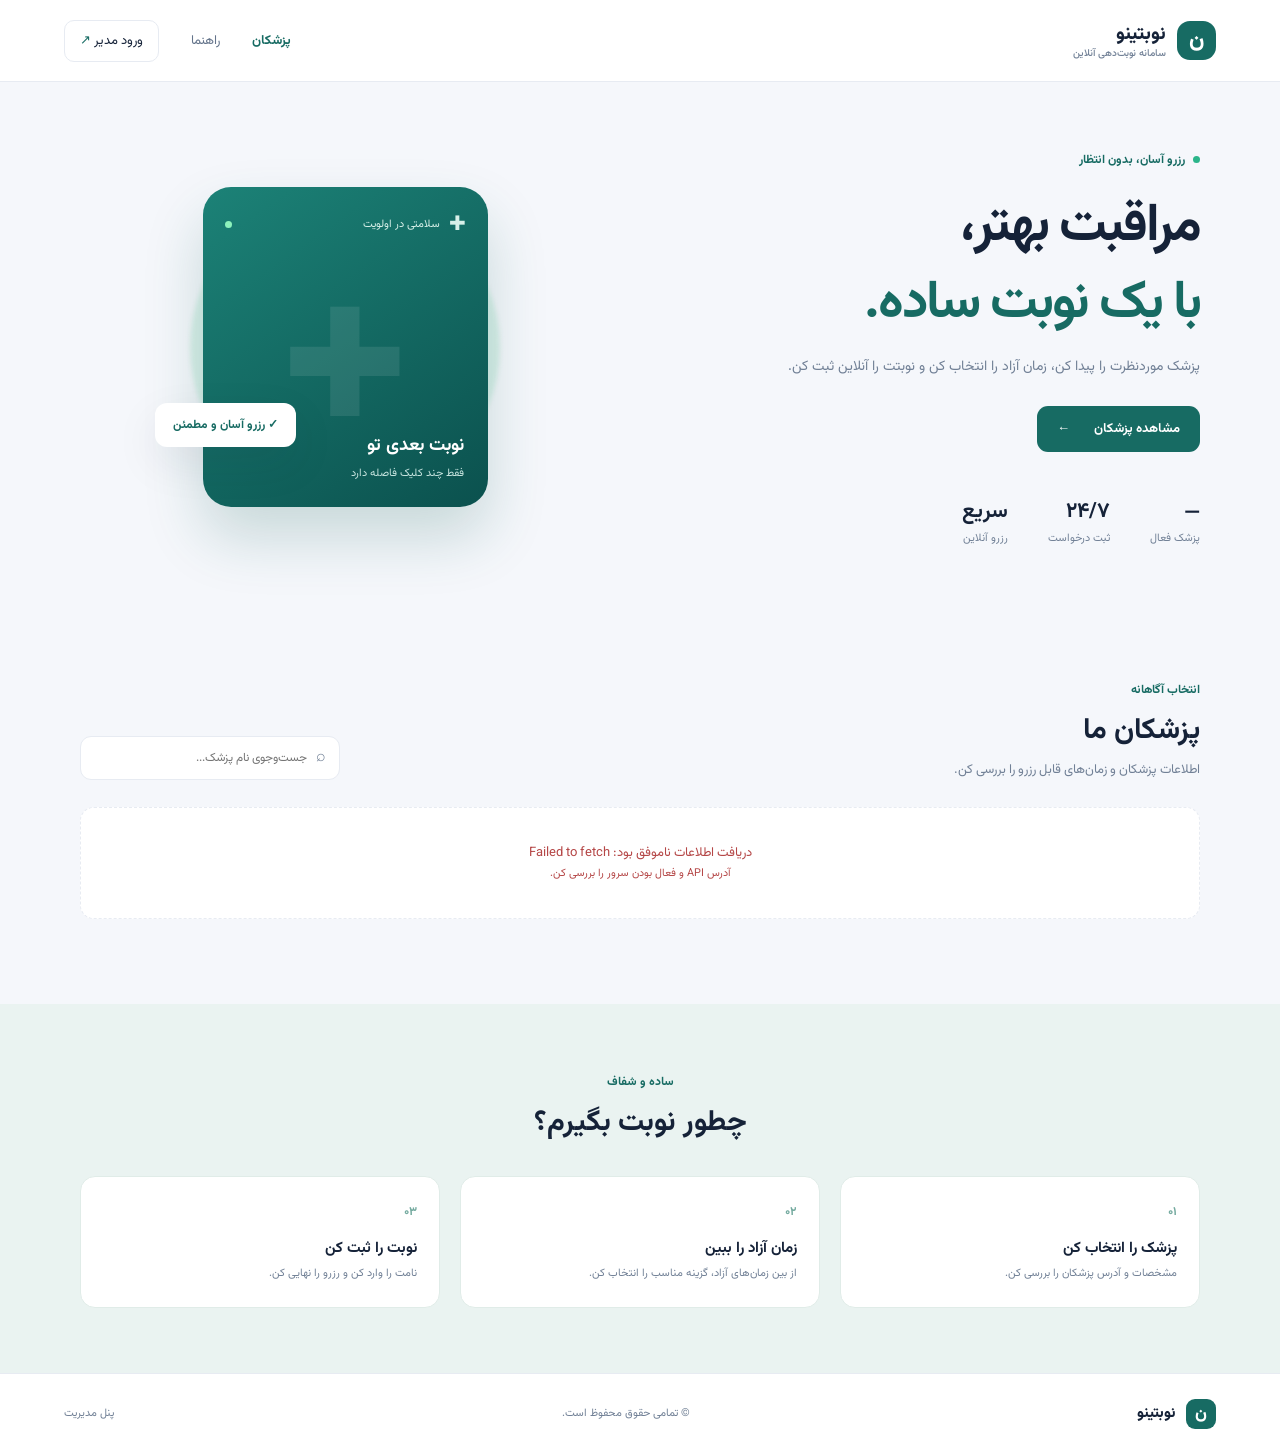
<file: index.html>
<!doctype html>
<html lang="fa" dir="rtl">
<head>
  <meta charset="utf-8"><meta name="viewport" content="width=device-width, initial-scale=1">
  <meta name="theme-color" content="#0b1220">
  <title>نوبتینو | رزرو نوبت پزشک</title>
  <link rel="preconnect" href="https://fonts.googleapis.com"><link rel="preconnect" href="https://fonts.gstatic.com" crossorigin>
  <link href="https://fonts.googleapis.com/css2?family=Vazirmatn:wght@400;500;600;700;800&display=swap" rel="stylesheet">
  <link rel="stylesheet" href="styles.css">
</head>
<body>
<header class="topbar">
  <a class="brand" href="index.html"><span class="brand-mark">ن</span><span>نوبتینو<small>سامانه نوبت‌دهی آنلاین</small></span></a>
  <nav><a class="active" href="index.html">پزشکان</a><a href="#how">راهنما</a><a class="admin-link" href="admin.html">ورود مدیر <span>↗</span></a></nav>
</header>
<main>
  <section class="hero">
    <div class="hero-copy"><span class="eyebrow"><i></i> رزرو آسان، بدون انتظار</span><h1>مراقبت بهتر،<br><em>با یک نوبت ساده.</em></h1>
      <p>پزشک موردنظرت را پیدا کن، زمان آزاد را انتخاب کن و نوبتت را آنلاین ثبت کن.</p>
      <a class="primary-btn" href="#doctors">مشاهده پزشکان <span>←</span></a>
      <div class="hero-stats"><div><b id="doctor-count">—</b><small>پزشک فعال</small></div><div><b>۲۴/۷</b><small>ثبت درخواست</small></div><div><b>سریع</b><small>رزرو آنلاین</small></div></div>
    </div>
    <div class="hero-art"><div class="art-glow"></div><div class="medical-card"><div class="medical-top"><span class="pulse">✚</span><span>سلامتی در اولویت</span><span class="live-dot"></span></div><div class="cross-art">✚</div><div class="art-caption"><b>نوبت بعدی تو</b><small>فقط چند کلیک فاصله دارد</small></div><div class="floating-tag">✓ رزرو آسان و مطمئن</div></div></div>
  </section>
  <section class="section" id="doctors">
    <div class="section-heading"><div><span class="eyebrow">انتخاب آگاهانه</span><h2>پزشکان ما</h2><p>اطلاعات پزشکان و زمان‌های قابل رزرو را بررسی کن.</p></div><label class="search-box"><span>⌕</span><input id="search" placeholder="جست‌وجوی نام پزشک..."></label></div>
    <div id="doctor-grid" class="doctor-grid"><div class="loading">در حال دریافت فهرست پزشکان...</div></div>
    <div id="empty-state" class="empty-state hidden">پزشکی با این مشخصات پیدا نشد.</div>
  </section>
  <section class="how-section" id="how"><span class="eyebrow">ساده و شفاف</span><h2>چطور نوبت بگیرم؟</h2><div class="steps"><article><b>۰۱</b><h3>پزشک را انتخاب کن</h3><p>مشخصات و آدرس پزشکان را بررسی کن.</p></article><article><b>۰۲</b><h3>زمان آزاد را ببین</h3><p>از بین زمان‌های آزاد، گزینه مناسب را انتخاب کن.</p></article><article><b>۰۳</b><h3>نوبت را ثبت کن</h3><p>نامت را وارد کن و رزرو را نهایی کن.</p></article></div></section>
</main>
<footer><a class="brand" href="#"><span class="brand-mark">ن</span><span>نوبتینو</span></a><span>© تمامی حقوق محفوظ است.</span><a href="admin.html">پنل مدیریت</a></footer>
<div id="toast" class="toast" role="status"></div>
<div id="booking-modal" class="modal hidden"><div class="modal-backdrop" data-close></div><section class="modal-panel"><button class="close-btn" data-close>×</button><span class="eyebrow">ثبت درخواست</span><h2 id="modal-title">رزرو نوبت</h2><p id="modal-subtitle" class="muted"></p><form id="booking-form"><input type="hidden" id="booking-doctor-id"><input type="hidden" id="booking-start"><label>نام و نام خانوادگی<input id="patient-name" maxlength="100" required placeholder="مثلاً مهدی محسنی"></label><div class="selected-slot" id="selected-slot"></div><button class="primary-btn full" type="submit">تأیید و ثبت نوبت <span>←</span></button></form></section></div>
<script src="config.js"></script><script src="app.js"></script>
</body></html>
</file>
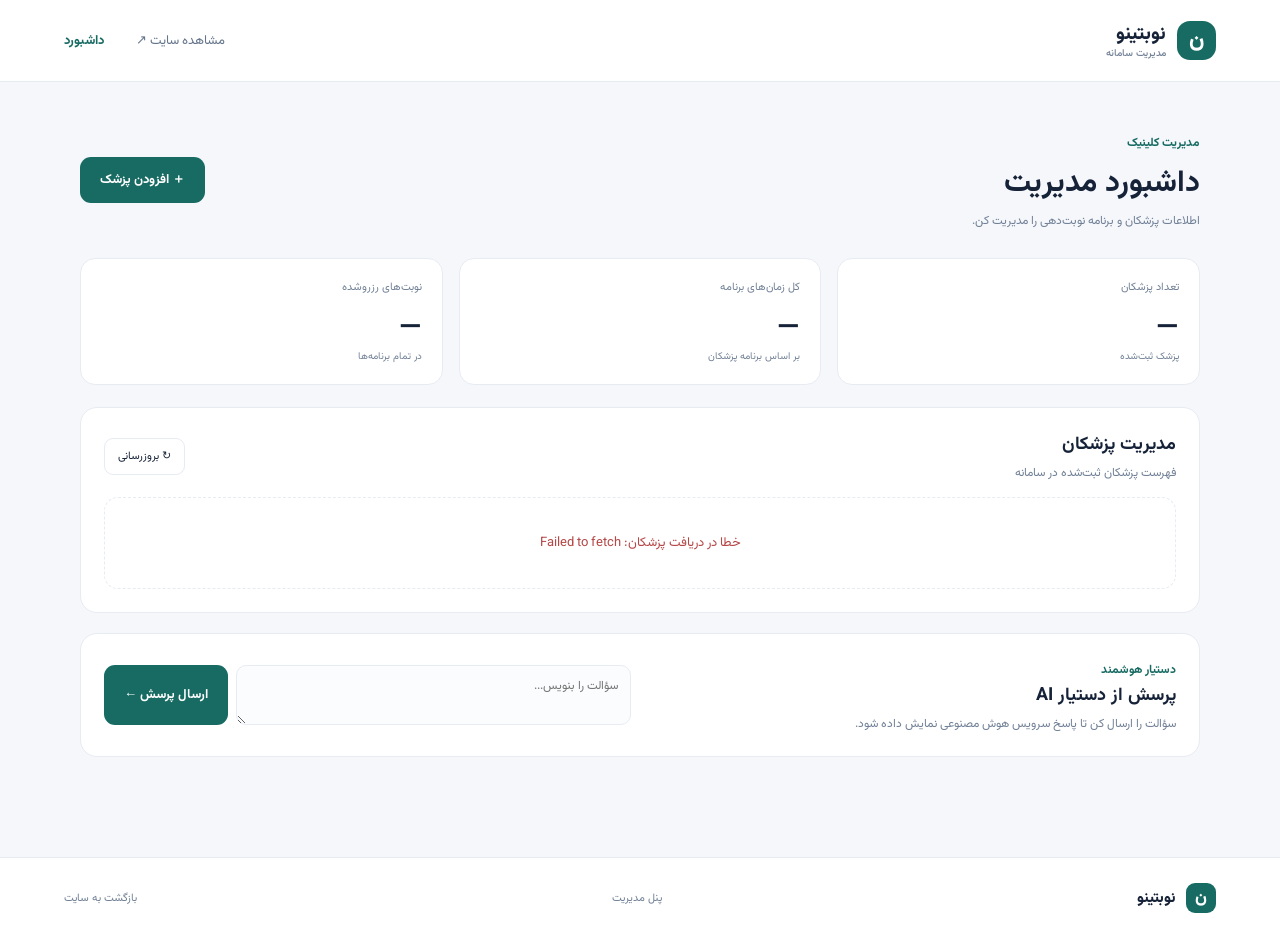
<file: admin.html>
<!doctype html>
<html lang="fa" dir="rtl">
<head><meta charset="utf-8"><meta name="viewport" content="width=device-width, initial-scale=1"><title>پنل مدیریت | نوبتینو</title>
<link rel="preconnect" href="https://fonts.googleapis.com"><link rel="preconnect" href="https://fonts.gstatic.com" crossorigin><link href="https://fonts.googleapis.com/css2?family=Vazirmatn:wght@400;500;600;700;800&display=swap" rel="stylesheet"><link rel="stylesheet" href="styles.css"></head>
<body class="admin-body">
<header class="topbar"><a class="brand" href="index.html"><span class="brand-mark">ن</span><span>نوبتینو<small>مدیریت سامانه</small></span></a><nav><a href="index.html">مشاهده سایت ↗</a><a class="active" href="admin.html">داشبورد</a></nav></header>
<main class="admin-main">
  <div class="admin-welcome"><div><span class="eyebrow">مدیریت کلینیک</span><h1>داشبورد مدیریت</h1><p>اطلاعات پزشکان و برنامه نوبت‌دهی را مدیریت کن.</p></div><button class="primary-btn" id="open-create">＋ افزودن پزشک</button></div>
  <div class="stat-grid"><article class="stat-card"><span>تعداد پزشکان</span><b id="stat-doctors">—</b><small>پزشک ثبت‌شده</small></article><article class="stat-card"><span>کل زمان‌های برنامه</span><b id="stat-slots">—</b><small>بر اساس برنامه پزشکان</small></article><article class="stat-card"><span>نوبت‌های رزروشده</span><b id="stat-reserved">—</b><small>در تمام برنامه‌ها</small></article></div>
  <section class="admin-panel"><div class="panel-heading"><div><h2>مدیریت پزشکان</h2><p>فهرست پزشکان ثبت‌شده در سامانه</p></div><button class="outline-btn" id="refresh">↻ بروزرسانی</button></div><div id="admin-doctors" class="admin-doctors"><div class="loading">در حال بارگذاری...</div></div></section>
  <section class="admin-panel ai-panel"><div><span class="eyebrow">دستیار هوشمند</span><h2>پرسش از دستیار AI</h2><p>سؤالت را ارسال کن تا پاسخ سرویس هوش مصنوعی نمایش داده شود.</p></div><form id="ai-form"><textarea id="ai-question" required rows="2" placeholder="سؤالت را بنویس..."></textarea><button class="primary-btn" type="submit">ارسال پرسش ←</button></form><div id="ai-answer" class="ai-answer hidden"></div></section>
</main>
<footer><a class="brand" href="index.html"><span class="brand-mark">ن</span><span>نوبتینو</span></a><span>پنل مدیریت</span><a href="index.html">بازگشت به سایت</a></footer>
<div id="toast" class="toast" role="status"></div>
<div id="doctor-modal" class="modal hidden"><div class="modal-backdrop" data-close></div><section class="modal-panel wide"><button class="close-btn" data-close>×</button><span class="eyebrow" id="form-eyebrow">مدیریت پزشک</span><h2 id="doctor-modal-title">افزودن پزشک جدید</h2>
<form id="doctor-form" class="doctor-form"><input type="hidden" id="edit-id"><div class="form-grid"><label>نام پزشک<input id="doctor-name" required maxlength="100"></label><label>شماره تماس<input id="doctor-phone" maxlength="11" inputmode="tel" required></label><label class="span-2">آدرس مطب<input id="doctor-address" required maxlength="800"></label><label class="span-2">توضیحات<textarea id="doctor-description" rows="3" maxlength="800"></textarea></label></div>
<div class="schedule-head"><div><h3>برنامه زمانی</h3><small>زمان‌ها را با فرمت دلخواه مانند 09:00 وارد کن.</small></div><button type="button" class="outline-btn" id="add-slot">＋ افزودن زمان</button></div><div id="schedule-editor" class="schedule-editor"></div><button class="primary-btn full" type="submit">ذخیره اطلاعات پزشک</button></form></section></div>
<script src="config.js"></script><script src="app.js"></script></body></html>
</file>
<file: styles.css>
@import url('https://fonts.googleapis.com/css2?family=Vazirmatn:wght@400;500;600;700;800&display=swap');
:root{--bg:#f5f7fb;--ink:#152238;--muted:#718096;--line:#e7ebf2;--primary:#176b63;--primary2:#0d514c;--mint:#e4f3ef;--white:#fff;--shadow:0 16px 45px rgba(23,42,70,.08)}
*{box-sizing:border-box}html{scroll-behavior:smooth}body{margin:0;background:var(--bg);color:var(--ink);font-family:Vazirmatn,Tahoma,sans-serif}a{color:inherit;text-decoration:none}button,input,textarea,select{font:inherit}button{cursor:pointer}.topbar{height:82px;padding:0 max(calc((100% - 1160px)/2),5%);display:flex;align-items:center;justify-content:space-between;background:#fff;border-bottom:1px solid var(--line)}.brand{display:flex;align-items:center;gap:11px;font-weight:800;font-size:19px}.brand small{display:block;color:var(--muted);font-size:10px;font-weight:500;margin-top:-3px}.brand-mark{width:39px;height:39px;display:grid;place-items:center;border-radius:13px;background:var(--primary);color:white;font-size:22px}.topbar nav{display:flex;align-items:center;gap:32px;color:#64748b;font-size:13px}.topbar nav a.active{color:var(--primary);font-weight:700}.admin-link{padding:10px 15px;border:1px solid var(--line);border-radius:10px;color:var(--ink)!important}.admin-link span{color:var(--primary)}.hero{max-width:1160px;margin:auto;min-height:520px;display:grid;grid-template-columns:1fr 1fr;align-items:center;gap:60px;padding:65px 20px 75px}.eyebrow{color:var(--primary);font-size:12px;font-weight:700;display:inline-flex;align-items:center;gap:8px}.eyebrow i{width:7px;height:7px;border-radius:50%;background:#2bb58a}.hero h1{font-size:53px;line-height:1.45;margin:17px 0 10px;letter-spacing:-2px}.hero h1 em{font-style:normal;color:var(--primary)}.hero-copy>p{color:var(--muted);line-height:2;font-size:14px;max-width:440px;margin:0 0 25px}.primary-btn{border:0;background:var(--primary);color:white;padding:13px 20px;border-radius:11px;display:inline-flex;align-items:center;justify-content:center;gap:24px;font-weight:700;font-size:13px;transition:.2s}.primary-btn:hover{background:var(--primary2);transform:translateY(-1px)}.primary-btn:disabled{opacity:.45;cursor:not-allowed;transform:none}.hero-stats{display:flex;gap:40px;margin-top:43px}.hero-stats div{display:flex;flex-direction:column;gap:2px}.hero-stats b{font-size:21px}.hero-stats small{font-size:11px;color:var(--muted)}.hero-art{height:370px;display:grid;place-items:center;position:relative}.art-glow{position:absolute;width:310px;height:310px;border-radius:50%;background:#d8eee8;filter:blur(2px)}.medical-card{width:285px;height:320px;border-radius:28px;background:linear-gradient(145deg,#1c8277,#0b514e);position:relative;z-index:1;color:#fff;box-shadow:0 30px 60px #155d5633;padding:22px;overflow:visible}.medical-top{display:flex;align-items:center;gap:9px;font-size:11px;color:#d8f0e9}.pulse{font-size:20px}.live-dot{width:7px;height:7px;border-radius:50%;background:#8df2bc;margin-right:auto}.cross-art{position:absolute;inset:75px 0 35px;display:grid;place-items:center;font-size:150px;color:#ffffff18}.art-caption{position:absolute;bottom:25px;right:24px;display:flex;flex-direction:column;gap:5px}.art-caption b{font-size:18px}.art-caption small{color:#c7e4df;font-size:11px}.floating-tag{position:absolute;bottom:60px;left:-48px;background:white;color:var(--primary);padding:13px 18px;border-radius:12px;box-shadow:var(--shadow);font-size:12px;font-weight:700}.section{max-width:1160px;margin:0 auto;padding:55px 20px 85px}.section-heading{display:flex;justify-content:space-between;align-items:end;margin-bottom:27px}.section-heading h2,.how-section h2{font-size:29px;margin:6px 0}.section-heading p,.how-section>p{color:var(--muted);font-size:13px;margin:0}.search-box{display:flex;align-items:center;gap:9px;width:260px;background:white;border:1px solid var(--line);padding:0 13px;border-radius:11px;color:var(--muted)}.search-box input{border:0;outline:0;width:100%;padding:12px 0;background:transparent;font-size:12px}.doctor-grid{display:grid;grid-template-columns:repeat(3,1fr);gap:18px}.doctor-card{background:white;border:1px solid var(--line);border-radius:17px;padding:20px;transition:.2s}.doctor-card:hover{transform:translateY(-3px);box-shadow:var(--shadow)}.doctor-card-top{display:flex;align-items:center;justify-content:space-between}.doctor-avatar{width:52px;height:52px;border-radius:16px;background:var(--mint);color:var(--primary);display:grid;place-items:center;font-size:23px;font-weight:800}.availability{background:#e8f7ef;color:#168052;border-radius:20px;padding:6px 10px;font-size:10px;font-weight:700}.availability.none{background:#f2f3f6;color:#8893a3}.doctor-card h3{font-size:17px;margin:15px 0 5px}.doctor-desc{font-size:11px;color:var(--muted);line-height:1.9;min-height:40px;margin:0 0 13px}.doctor-meta{display:flex;gap:8px;align-items:flex-start;font-size:11px;color:#64748b;margin:8px 0}.doctor-meta>span:first-child{color:var(--primary)}.slot-list{display:flex;flex-wrap:wrap;gap:6px;border-top:1px solid var(--line);padding:13px 0;margin-top:13px;min-height:51px}.slot-list small{color:#98a2b3;font-size:11px}.slot-chip{font-size:10px;background:#eff8f5;color:#24776c;padding:5px 8px;border-radius:7px}.slot-chip.booked{background:#f2f3f6;color:#a0a7b3;text-decoration:line-through}.full{width:100%}.how-section{background:#eaf3f1;padding:65px max(calc((100% - 1120px)/2),5%);text-align:center}.steps{display:grid;grid-template-columns:repeat(3,1fr);gap:20px;margin-top:30px;text-align:right}.steps article{background:#fff;border:1px solid #e0ece8;border-radius:15px;padding:22px}.steps article>b{color:#74aa9f;font-size:12px}.steps h3{font-size:15px;margin:13px 0 4px}.steps p{font-size:11px;color:var(--muted);margin:0;line-height:1.9}footer{padding:25px max(calc((100% - 1160px)/2),5%);display:flex;justify-content:space-between;align-items:center;background:#fff;border-top:1px solid var(--line);font-size:11px;color:var(--muted)}footer .brand{font-size:15px;color:var(--ink)}footer .brand-mark{width:30px;height:30px;font-size:17px;border-radius:9px}.loading,.empty-state,.error-state{grid-column:1/-1;text-align:center;padding:35px;color:var(--muted);font-size:13px;background:#fff;border:1px dashed var(--line);border-radius:14px}.error-state{color:#b54747}.hidden{display:none!important}.modal{position:fixed;inset:0;z-index:10;display:grid;place-items:center;padding:18px}.modal-backdrop{position:absolute;inset:0;background:#0b1728a8;backdrop-filter:blur(4px)}.modal-panel{position:relative;background:white;width:min(100%,440px);max-height:90vh;overflow:auto;border-radius:20px;padding:27px;box-shadow:0 25px 90px #0003}.modal-panel.wide{width:min(100%,680px)}.close-btn{position:absolute;left:17px;top:13px;border:0;background:#f2f5f7;width:30px;height:30px;border-radius:9px;font-size:20px;color:#64748b}.modal-panel h2{font-size:21px;margin:8px 0}.muted{font-size:12px;color:var(--muted)}.modal form label,.doctor-form label{display:flex;flex-direction:column;gap:7px;font-size:12px;font-weight:600;margin:15px 0}.modal input,.modal select,.doctor-form input,.doctor-form textarea,.ai-panel textarea{border:1px solid var(--line);border-radius:10px;padding:11px 12px;outline:0;background:#fbfcfe;font-size:12px;width:100%;color:var(--ink)}input:focus,textarea:focus,select:focus{border-color:#70b7aa!important;box-shadow:0 0 0 3px #dff1ed}.selected-slot{margin-bottom:17px}.toast{position:fixed;bottom:24px;left:50%;transform:translate(-50%,20px);background:#172b3d;color:white;padding:12px 20px;border-radius:11px;font-size:12px;opacity:0;pointer-events:none;transition:.25s;z-index:30;max-width:90%;text-align:center}.toast.show{opacity:1;transform:translate(-50%,0)}
/* Admin */
.admin-main{max-width:1160px;margin:auto;padding:48px 20px 80px}.admin-welcome{display:flex;justify-content:space-between;align-items:center;margin-bottom:28px}.admin-welcome h1{font-size:30px;margin:5px 0}.admin-welcome p,.panel-heading p,.ai-panel p{font-size:12px;color:var(--muted);margin:0}.stat-grid{display:grid;grid-template-columns:repeat(3,1fr);gap:16px;margin-bottom:22px}.stat-card{background:white;border:1px solid var(--line);border-radius:15px;padding:20px}.stat-card span,.stat-card small{display:block;color:var(--muted);font-size:11px}.stat-card b{display:block;font-size:29px;margin:7px 0 0}.stat-card small{font-size:10px}.admin-panel{background:white;border:1px solid var(--line);border-radius:17px;padding:23px;margin-bottom:20px}.panel-heading{display:flex;align-items:center;justify-content:space-between;margin-bottom:15px}.panel-heading h2,.ai-panel h2{font-size:18px;margin:0 0 5px}.outline-btn{background:white;border:1px solid var(--line);border-radius:9px;padding:9px 13px;color:var(--ink);font-size:11px}.admin-doctor{display:flex;align-items:center;gap:14px;padding:14px 0;border-top:1px solid var(--line)}.small-avatar{width:43px;height:43px;border-radius:13px;font-size:18px;flex-shrink:0}.admin-doctor-info{display:flex;flex-direction:column;gap:3px;min-width:0;flex:1}.admin-doctor-info b{font-size:13px}.admin-doctor-info span,.admin-doctor-info small{font-size:10px;color:var(--muted);overflow:hidden;text-overflow:ellipsis;white-space:nowrap}.admin-actions{display:flex;gap:7px}.icon-btn{border:1px solid var(--line);background:#fff;width:34px;height:34px;border-radius:9px;color:#536477}.delete-btn{color:#bd5555}.ai-panel{display:grid;grid-template-columns:1fr 1fr;gap:18px;align-items:center}.ai-panel form{display:flex;gap:8px;align-items:stretch}.ai-panel textarea{resize:vertical;min-height:48px}.ai-panel form button{white-space:nowrap}.ai-answer{grid-column:1/-1;background:#f5f8fa;border-radius:10px;padding:15px;font-size:12px;line-height:2;white-space:pre-wrap;overflow-wrap:anywhere}.form-grid{display:grid;grid-template-columns:1fr 1fr;gap:0 15px}.form-grid label{margin:9px 0!important}.span-2{grid-column:span 2}.schedule-head{display:flex;align-items:center;justify-content:space-between;border-top:1px solid var(--line);padding-top:15px;margin-top:10px}.schedule-head h3{font-size:14px;margin:0 0 3px}.schedule-head small{font-size:10px;color:var(--muted)}.schedule-editor{margin:10px 0 18px}.schedule-row{display:grid;grid-template-columns:1fr 1fr 35px;gap:10px;align-items:end;border-bottom:1px solid #f0f2f5}.schedule-row label{margin:7px 0!important}.remove-slot{border:0;background:#fff0f0;color:#b84e4e;border-radius:8px;height:36px;margin-bottom:7px;font-size:18px}.doctor-form>.primary-btn{margin-top:10px}
@media(max-width:850px){.hero{gap:20px}.hero h1{font-size:42px}.doctor-grid{grid-template-columns:repeat(2,1fr)}}@media(max-width:600px){.topbar{height:68px;padding:0 17px}.topbar nav{gap:13px;font-size:11px}.topbar nav a:nth-child(2){display:none}.brand{font-size:16px}.hero{grid-template-columns:1fr;padding:55px 22px 45px;gap:0}.hero h1{font-size:40px}.hero-art{height:300px}.medical-card{transform:scale(.85)}.hero-stats{gap:25px;margin-top:30px}.section{padding:40px 17px 55px}.section-heading{align-items:stretch;flex-direction:column;gap:15px}.search-box{width:100%}.doctor-grid{grid-template-columns:1fr}.steps{grid-template-columns:1fr}.how-section{padding:48px 20px}.how-section h2{font-size:24px}footer{padding:20px;gap:12px;flex-wrap:wrap}.admin-main{padding:32px 15px 55px}.admin-welcome{align-items:flex-start;gap:15px;flex-direction:column}.admin-welcome h1{font-size:25px}.stat-grid{gap:8px}.stat-card{padding:13px}.stat-card b{font-size:22px}.stat-card span{font-size:10px}.admin-panel{padding:16px}.ai-panel{grid-template-columns:1fr}.ai-panel form{flex-direction:column}.form-grid{grid-template-columns:1fr}.span-2{grid-column:auto}.modal-panel{padding:23px 18px}.admin-doctor-info span{max-width:190px}}
</file>
